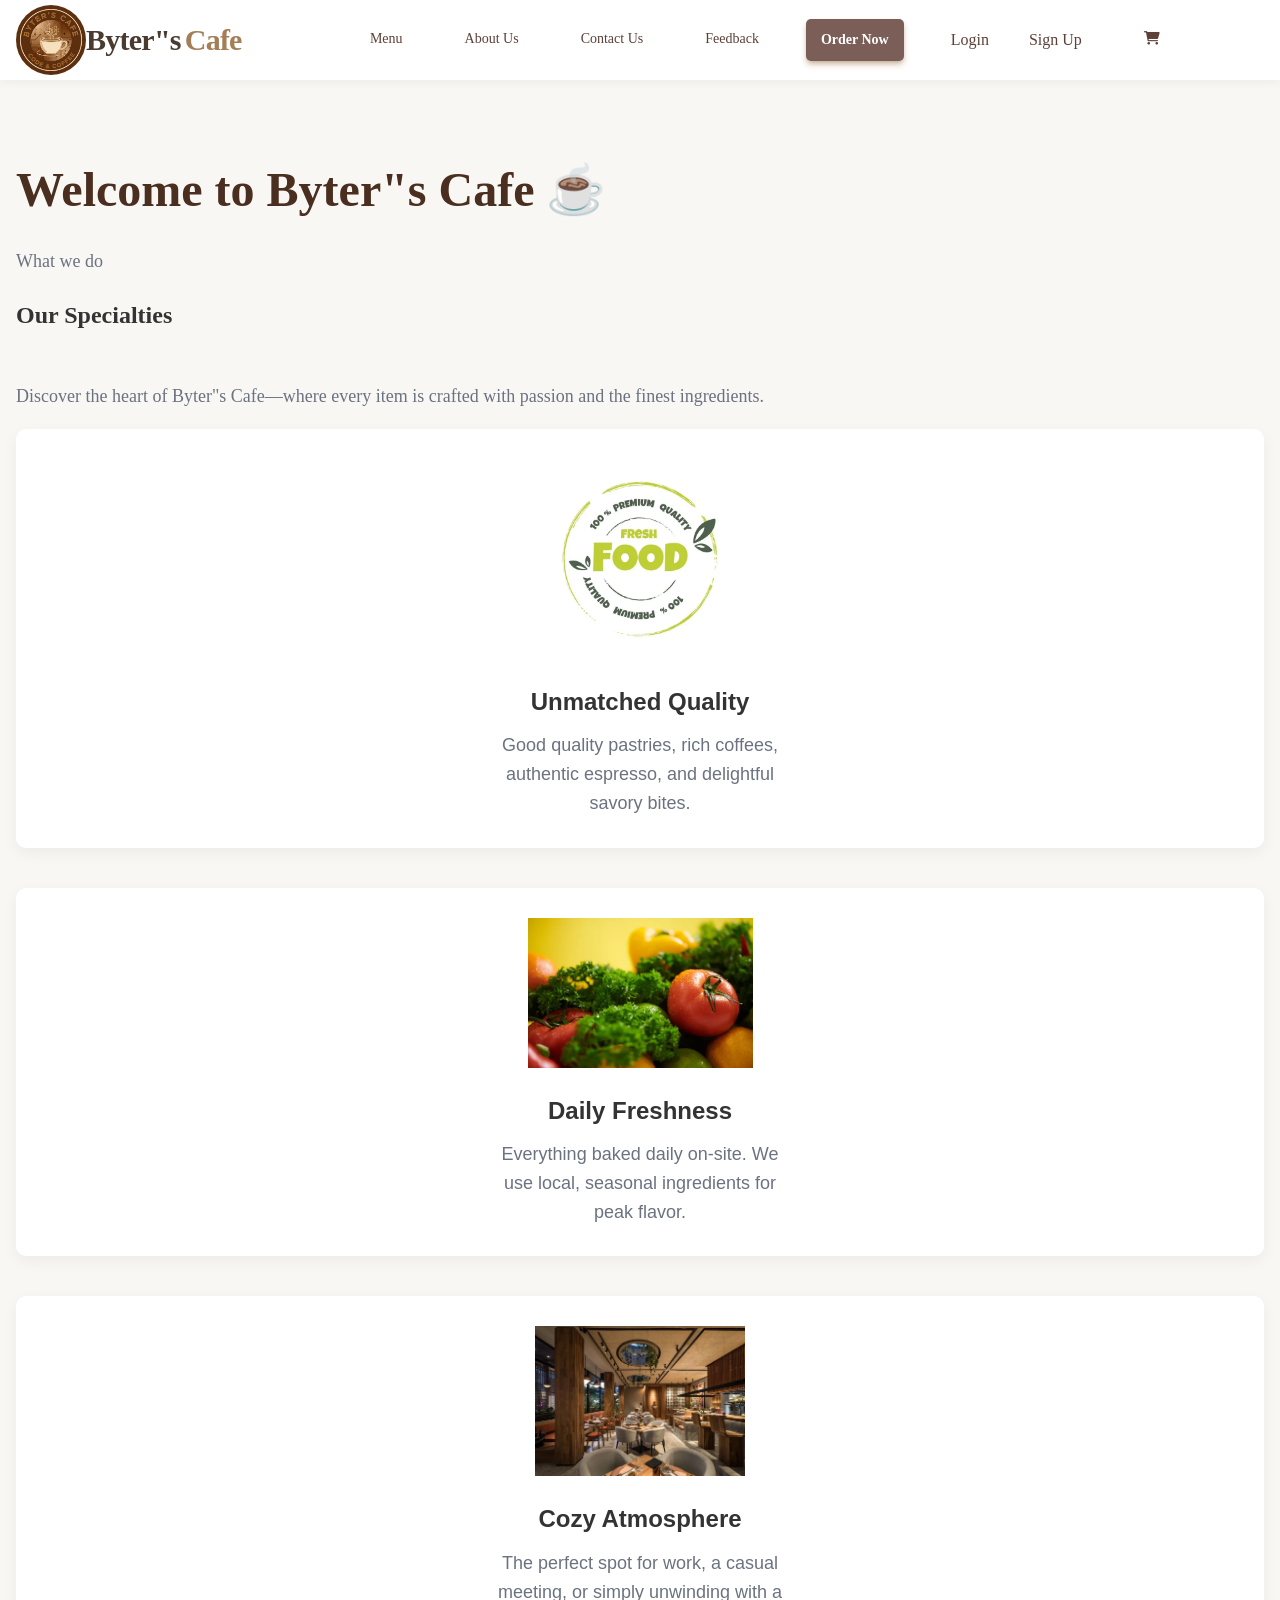
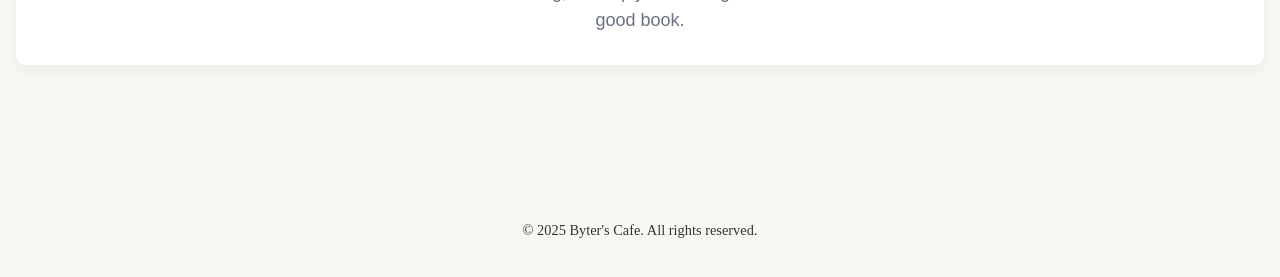
<file: index.html>
<!DOCTYPE html>
<html lang="en">
<head>
    <meta charset="UTF-8">
    <meta name="viewport" content="width=device-width, initial-scale=1.0">
    <title>Byter"s Cafe.in</title>
    <link rel="stylesheet" href="style.css"> 
    <link rel="shortcut icon" href="cafe.ico" type="image/x-icon">
    <link rel="stylesheet" href="https://cdnjs.cloudflare.com/ajax/libs/font-awesome/6.0.0-beta3/css/all.min.css"> 
</head>

<body>
    <nav id="cafe-nav">
        <div class="container">
            <div class="nav-content">

                <div class="logo-area">
                    <a href="index.html" class="brand-link">
                        <img src="byters.jpg" height="70" style="border-radius: 50%;">
                        Byter"s <span class="cafe-accent"> Cafe</span>
                    </a>
                </div>

                <div id="desktop-links" class="desktop-nav">
                    <div class="dropdown">
                        <a href="#" class="nav-link">Menu</a>
                        <div class="dropdown-content">
                            <a href="coffee.html" class="dropdown-link">Coffee & Espresso</a>
                            <a href="drinks.html" class="dropdown-link">Drinks</a>
                            <a href="cake.html">Pastries & Baked Item</a>
                            <a href="http://127.0.0.1:5500/savory%20bites.html">Savory Bites</a>
                        </div>
                    </div>
                    <a href="about_us.html" class="nav-link">About Us</a>
                    <a href="Contact Us.html" class="nav-link">Contact Us</a>
                    <a href="feedback.html" class="nav-link">Feedback</a>
                    <a href="Order.html" class="cta-button">Order Now</a>
                    <div class="auth-buttons">
                        <a href="login.html" class="auth-link">Login</a>
                        <a href="signup.html" class="auth-link">Sign Up</a>
                    </div>
                    <a href="#" class="nav-link cart-link">
                        <i class="fas fa-shopping-cart"></i>
                    </a>
                </div>

                <div class="hamburger-menu">
                    <div class="bar"></div>
                    <div class="bar"></div>
                    <div class="bar"></div>
                </div>
            </div>
        </div>
    </nav>

    <main class="main-content">
        <header class="main-header">
            <h1>Welcome to Byter"s Cafe ☕</h1>
        </header>

        <section class="specialties-section">
            <div class="top-specialties-header">
                <p class="what-we-do">What we do</p>
                <h2 class="our-specialties">Our Specialties</h2>
                <div class="separator-line"></div>
                <p class="intro-text">
                    Discover the heart of Byter"s Cafe—where every item is crafted with passion and the finest ingredients.
                </p>
            </div>

            <div class="specialty-grid">
                <div class="specialty-item">
                    <div class="specialty-icon-container" >
                        <img src="quality.png" alt="Quality Icon" height="200px">
                    </div>
                    <h3 class="specialty-heading">Unmatched Quality</h3>
                    <p class="specialty-description">
                        Good quality pastries, rich coffees, authentic espresso, and delightful savory bites.
                    </p>
                </div>

                <div class="specialty-item">
                    <div class="specialty-icon-container">
                        <img src="foodfresh.jpg" alt="Fresh Icon" height="150px">
                    </div>
                    <h3 class="specialty-heading">Daily Freshness</h3>
                    <p class="specialty-description">
                        Everything baked daily on-site. We use local, seasonal ingredients for peak flavor.
                    </p>
                </div>

                <div class="specialty-item">
                    <div class="specialty-icon-container">
                        <img src="cozy.png" height="150px" alt="Lounge Icon">
                    </div>
                    <h3 class="specialty-heading">Cozy Atmosphere</h3>
                    <p class="specialty-description">
                        The perfect spot for work, a casual meeting, or simply unwinding with a good book.
                    </p>
                </div>
            </div>
        </section>
    </main>
    <footer>
        <p>&copy; 2025 Byter's Cafe. All rights reserved.</p>
    </footer>
    <style>

@keyframes fadeInSlideDown {
    from {
        opacity: 0;
        transform: translateY(-20px);
    }
    to {
        opacity: 1;
        transform: translateY(0);
    }
}

@keyframes fadeIn {
    from {
        opacity: 0;
    }
    to {
        opacity: 1;
    }
}

@keyframes expandLine {
    from {
        width: 0;
    }
    to {
        width: 60px;
    }
}

body {
    font-family: 'Georgia', serif;
    background-color: #f8f7f4;
    color: #333;
    line-height: 1.6;
    margin: 0;
    padding: 0;
   

}

.main-header h1 {
    font-size: 3em;
    color: #4a2e1f;
    margin-bottom: 10px;
    font-weight: 700;
    animation: fadeInSlideDown 1s ease-out; 
}

.separator-line {
    width: 60px;
    height: 3px;
    background-color: #7b5e57;
    margin: 15px auto 25px auto;
    border-radius: 5px;
    animation: expandLine 1s ease-out 0.8s forwards; 
    width: 0; 
    opacity: 0;
}

#cafe-nav {
    background-color: rgba(255, 255, 255, 0.95);
    box-shadow: 0 2px 10px rgba(0, 0, 0, 0.05);
    position: sticky;
    top: 0;
    z-index: 1000;
}

.nav-link, .auth-link, .cta-button {
    
    transition: color 0.3s ease, background-color 0.3s ease, transform 0.2s ease;
    padding: 10px 15px; 
    text-decoration: none;
    color: #5d4037;
    display: inline-block;
}

.nav-link:hover {
    color: #a68b75;
    transform: translateY(-2px); 
}

.cta-button {
    background-color: #7b5e57;
    color: white !important;
    border-radius: 5px;
}

.cta-button:hover {
    background-color: #5d4037;
    transform: scale(1.05); 
}


.dropdown-content {
    
    display: none;
    opacity: 0;
    transform: translateY(10px);
    transition: opacity 0.3s ease, transform 0.3s ease;
    position: absolute;
    min-width: 180px;
    background-color: #fff;
    box-shadow: 0 8px 16px rgba(0,0,0,0.1);
    border-radius: 5px;
    z-index: 1;
}

.dropdown:hover .dropdown-content {
    
    display: block;
    opacity: 1;
    transform: translateY(0);
}


.specialty-item {
    background-color: #ffffff;
    padding: 30px;
    border-radius: 10px;
    box-shadow: 0 5px 15px rgba(0, 0, 0, 0.05);
    transition: transform 0.3s ease, box-shadow 0.3s ease;
    
    opacity: 0; 
    animation: fadeIn 0.8s ease-out forwards; 
}

.specialty-item:nth-child(1) {
    animation-delay: 1.2s; 
}

.specialty-item:nth-child(2) {
    animation-delay: 1.4s;
}

.specialty-item:nth-child(3) {
    animation-delay: 1.6s;
}


.specialty-item:hover {
    transform: translateY(-8px);
    box-shadow: 0 15px 30px rgba(0, 0, 0, 0.15); 
}


.specialty-icon-container {
   
    transition: transform 0.3s ease;
}

.specialty-item:hover .specialty-icon-container {
    transform: scale(1.1); 
}


footer {
    opacity: 0;
    animation: fadeIn 1s ease-out forwards;
    animation-delay: 2s; 
}
    </style>
    </body>
</html>
</file>
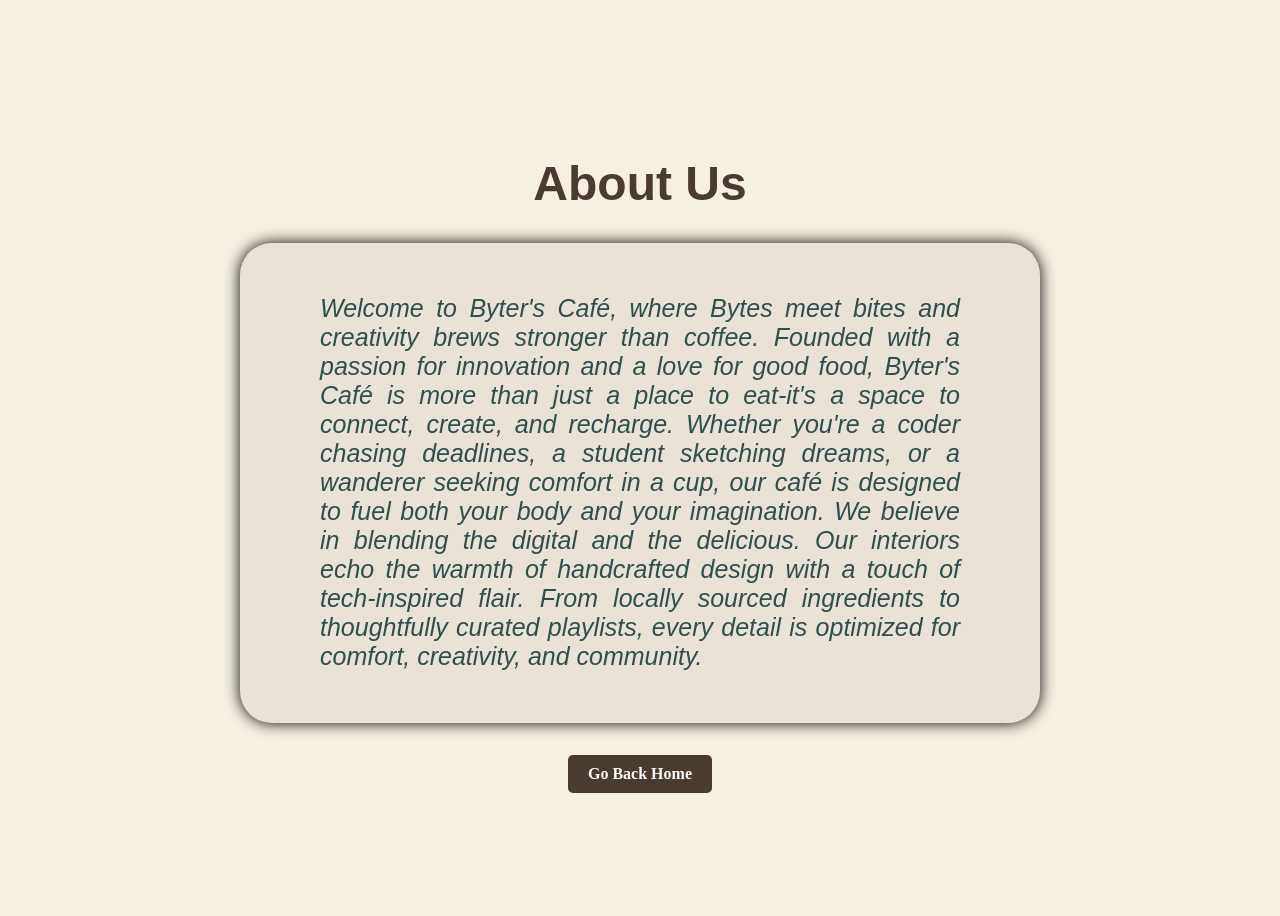
<file: about_us.html>
<!DOCTYPE html>
<html lang="en">
<head>
    <meta charset="UTF-8">
    <meta name="viewport" content="width=device-width, initial-scale=1.0">
    <title>About Us Byter's Cafe</title>
    <link rel="stylesheet" href="about_us_style.css">
</head>
<body>
    <h1>About Us</h1>
   
    
    <div class="content">
        
        <p>Welcome to Byter's Café, where Bytes meet bites and creativity brews stronger than coffee.

            Founded with a passion for innovation and a love for good food, Byter's Café is more than just a place to eat-it's a space to connect, create, and recharge. Whether you're a coder chasing deadlines, a student sketching dreams, or a wanderer seeking comfort in a cup, our café is designed to fuel both your body and your imagination.

            We believe in blending the digital and the delicious. Our interiors echo the warmth of handcrafted design with a touch of tech-inspired flair. From locally sourced ingredients to thoughtfully curated playlists, every detail is optimized for comfort, creativity, and community.
        </p>
    </div>

    <a href="Byters_cafe.html" class="home-button">Go Back Home</a>
    
    <footer>
        <p>&copy; 2025 Byter"s Cafe. All rights reserved.</p>
    </footer>
</body>

</html>
</file>
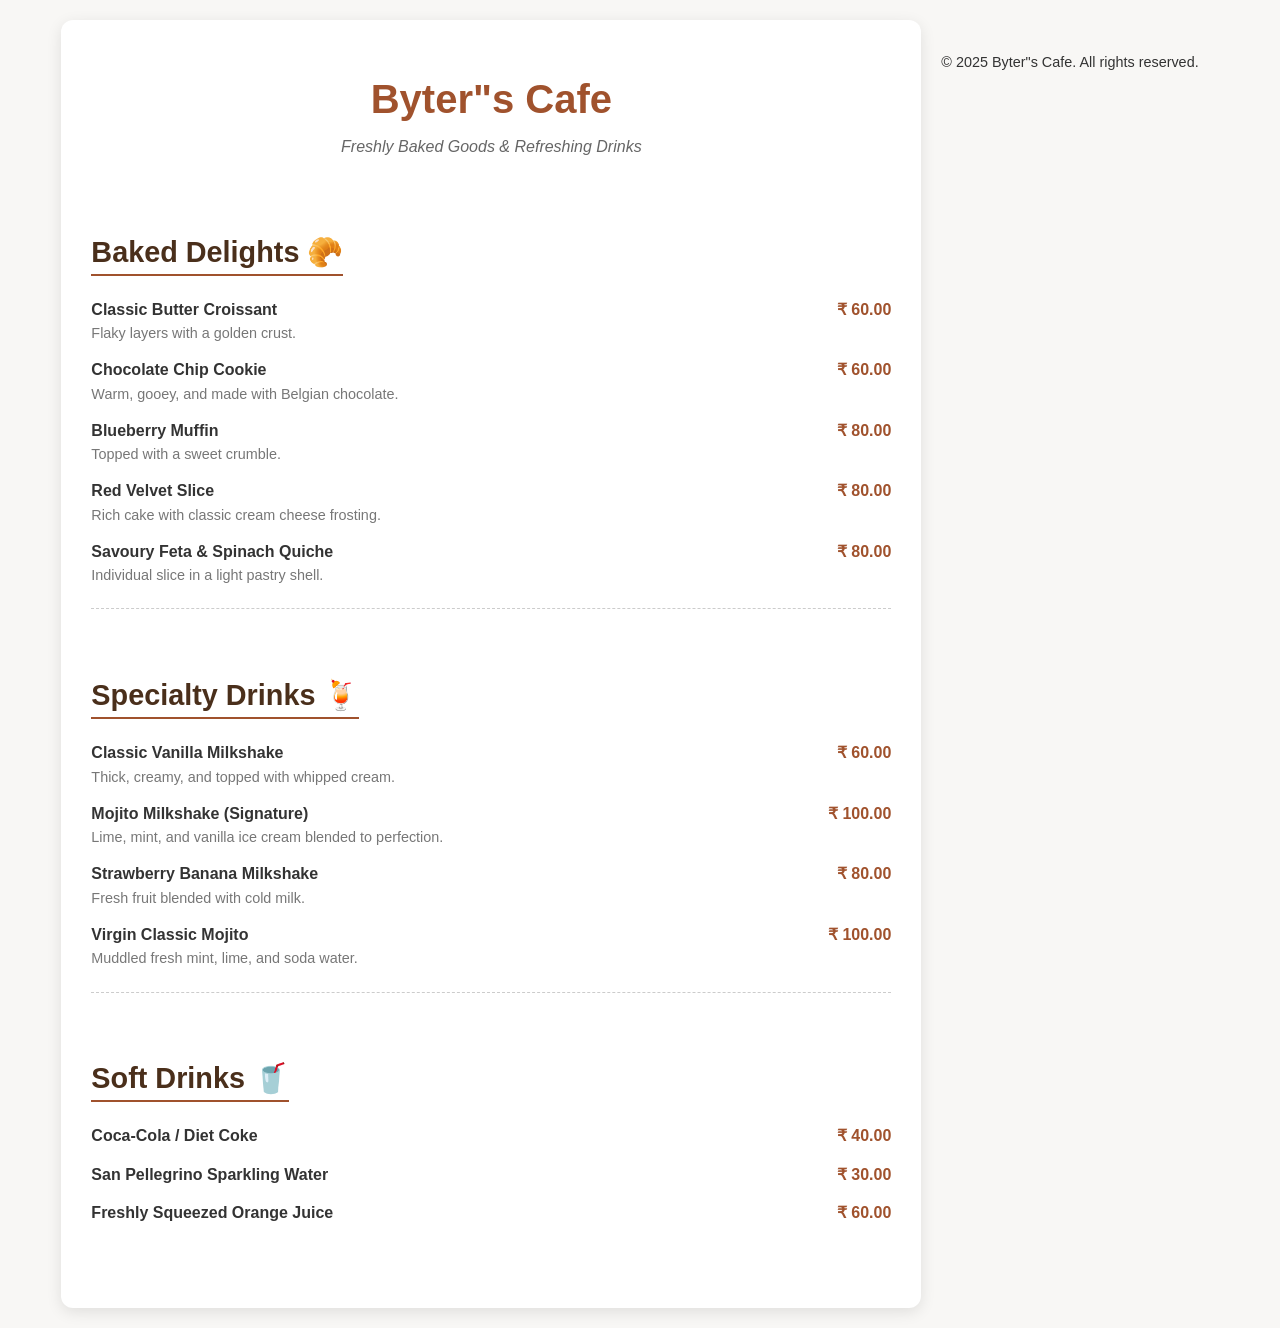
<file: cake.html>
<!DOCTYPE html>
<html lang="en">
<head>
    <meta charset="UTF-8">
    <meta name="viewport" content="width=device-width, initial-scale=1.0">
    <title>The Cozy Corner Cafe Menu</title>
    
</head>
<body>
    <div class="menu-container">
        <header>
            <h1>Byter"s Cafe</h1>
            <p>Freshly Baked Goods & Refreshing Drinks</p>
        </header>

        <div class="menu-section">
            <h2>Baked Delights 🥐</h2>
            
            <div class="menu-item">
                <div>
                    <div class="item-name">Classic Butter Croissant</div>
                    <div class="item-description">Flaky layers with a golden crust.</div>
                </div>
                <span class="item-price">&#8377; 60.00</span>
            </div>

            <div class="menu-item">
                <div>
                    <div class="item-name">Chocolate Chip Cookie</div>
                    <div class="item-description">Warm, gooey, and made with Belgian chocolate.</div>
                </div>
                <span class="item-price">&#8377; 60.00</span>
            </div>

            <div class="menu-item">
                <div>
                    <div class="item-name">Blueberry Muffin</div>
                    <div class="item-description">Topped with a sweet crumble.</div>
                </div>
                <span class="item-price">&#8377; 80.00</span>
            </div>

            <div class="menu-item">
                <div>
                    <div class="item-name">Red Velvet Slice</div>
                    <div class="item-description">Rich cake with classic cream cheese frosting.</div>
                </div>
                <span class="item-price">&#8377; 80.00</span>
            </div>
            
            <div class="menu-item">
                <div>
                    <div class="item-name">Savoury Feta & Spinach Quiche</div>
                    <div class="item-description">Individual slice in a light pastry shell.</div>
                </div>
                <span class="item-price">&#8377; 80.00</span>
            </div>
        </div>
        

        <div class="menu-section">
            <h2>Specialty Drinks 🍹</h2>
            
            <div class="menu-item">
                <div>
                    <div class="item-name">Classic Vanilla Milkshake</div>
                    <div class="item-description">Thick, creamy, and topped with whipped cream.</div>
                </div>
                <span class="item-price">&#8377; 60.00</span>
            </div>
            
            <div class="menu-item">
                <div>
                    <div class="item-name">Mojito Milkshake (Signature)</div>
                    <div class="item-description">Lime, mint, and vanilla ice cream blended to perfection.</div>
                </div>
                <span class="item-price">&#8377; 100.00</span>
            </div>

            

            <div class="menu-item">
                <div>
                    <div class="item-name">Strawberry Banana Milkshake</div>
                    <div class="item-description">Fresh fruit blended with cold milk.</div>
                </div>
                <span class="item-price">&#8377; 80.00</span>
            </div>

            <div class="menu-item">
                <div>
                    <div class="item-name">Virgin Classic Mojito</div>
                    <div class="item-description">Muddled fresh mint, lime, and soda water.</div>
                </div>
                <span class="item-price">&#8377; 100.00</span>
            </div>
        </div>

        <div class="menu-section">
            <h2>Soft Drinks 🥤</h2>
            
            <div class="menu-item">
                <div class="item-name">Coca-Cola / Diet Coke</div>
                <span class="item-price">&#8377; 40.00</span>
            </div>

            <div class="menu-item">
                <div class="item-name">San Pellegrino Sparkling Water</div>
                <span class="item-price">&#8377; 30.00</span>
            </div>

            <div class="menu-item">
                <div class="item-name">Freshly Squeezed Orange Juice</div>
                <span class="item-price">&#8377; 60.00</span>
            </div>
        </div>
        
    </div>
    <footer>
        <p>&copy; 2025 Byter"s Cafe. All rights reserved.</p>
    </footer>
    <style>
        body {
            font-family: 'Arial', sans-serif;
            background-color: #f8f7f5;
            color: #333;
            margin: 0;
            padding: 20px;
            display: flex;
            justify-content: center;
        }

        .menu-container {
            width: 100%;
            max-width: 800px;
            background-color: #ffffff;
            border-radius: 12px;
            box-shadow: 0 4px 15px rgba(0, 0, 0, 0.1);
            padding: 30px;
        }

        header {
            text-align: center;
            margin-bottom: 40px;
        }

        header h1 {
            color: #a0522d; 
            font-size: 2.5em;
            margin-bottom: 5px;
        }

        header p {
            color: #666;
            font-style: italic;
        }

        .menu-section {
            margin-bottom: 30px;
            padding: 15px 0;
            border-bottom: 1px dashed #ccc;
        }

        .menu-section:last-child {
            border-bottom: none;
        }

        .menu-section h2 {
            color: #4a2f1b; 
            font-size: 1.8em;
            border-bottom: 2px solid #a0522d;
            padding-bottom: 5px;
            margin-bottom: 15px;
            display: inline-block;
        }

        .menu-item {
            display: flex;
            justify-content: space-between;
            align-items: flex-start;
            padding: 8px 0;
            line-height: 1.4;
        }

        .item-name {
            font-weight: bold;
            color: #333;
        }

        .item-description {
            font-size: 0.9em;
            color: #777;
            margin-top: 2px;
        }

        .item-price {
            font-weight: bold;
            color: #a0522d;
            white-space: nowrap; 
            margin-left: 15px;
        }
        footer {
            text-align: center;
            padding: 20px;
            background-color: var(--primary-color);
            color: var(--text-light);
            font-size: 0.9em;
        }

        
        @media (max-width: 600px) {
            .menu-container {
                padding: 20px;
            }
            header h1 {
                font-size: 2em;
            }
            .menu-section h2 {
                font-size: 1.5em;
            }
        }
    </style>
</body>
</html>
</file>
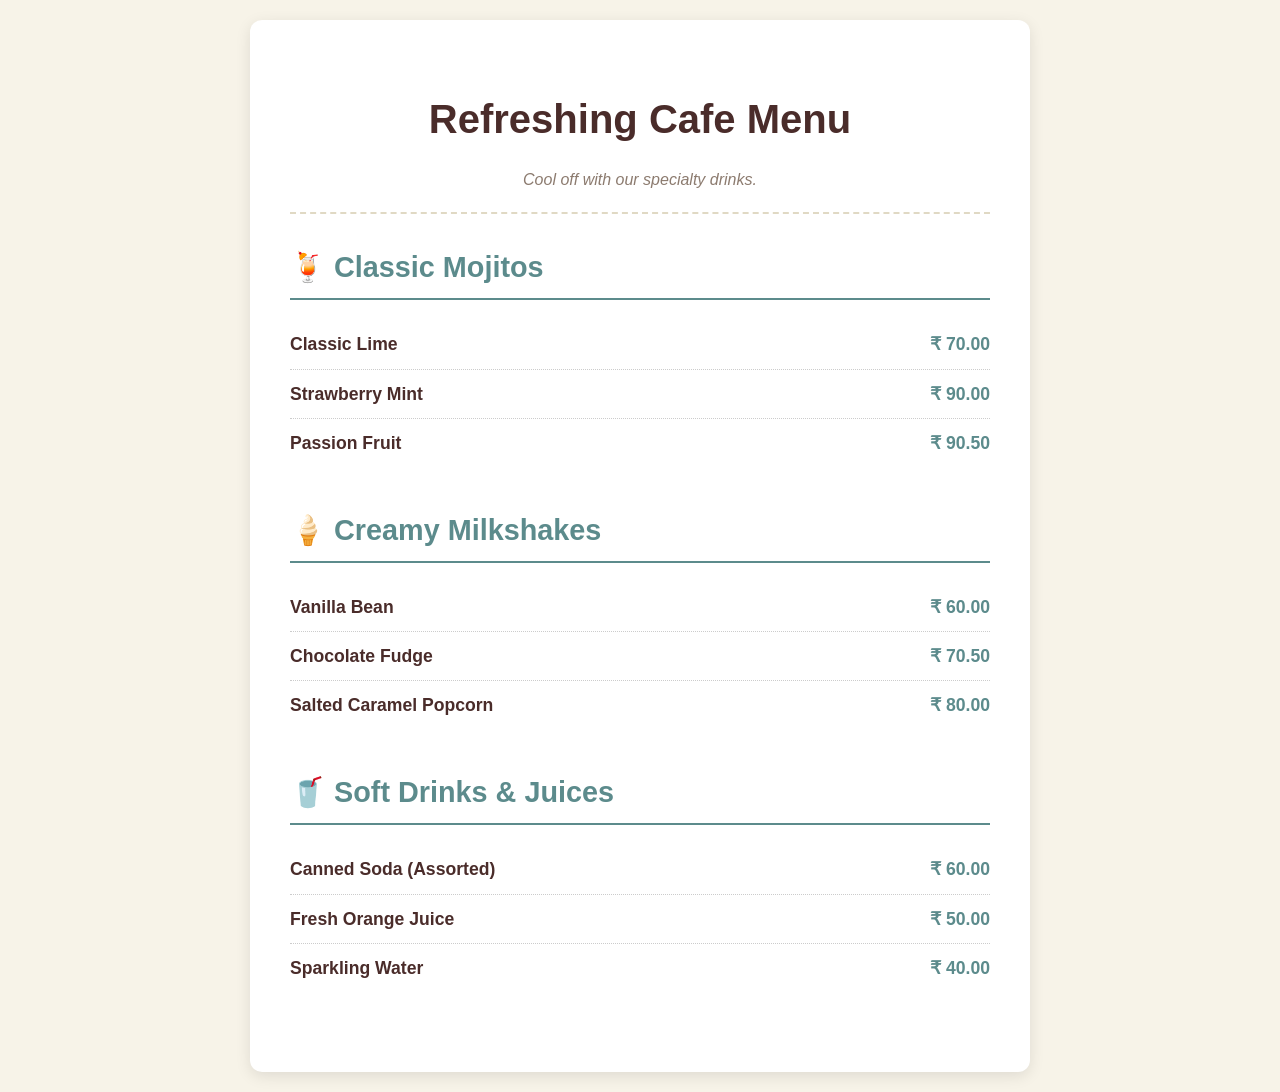
<file: drinks.html>
<!DOCTYPE html>
<html lang="en">
<head>
    <meta charset="UTF-8">
    <meta name="viewport" content="width=device-width, initial-scale=1.0">
    <title>Cafe Drinks Menu</title>
    <link rel="stylesheet" href="style.css">
</head>
<body>
    <div class="menu-container">
        <h1>Refreshing Cafe Menu</h1>
        <p class="tagline">Cool off with our specialty drinks.</p>

        <section class="menu-section">
            <h2>🍹 Classic Mojitos</h2>
            <div class="menu-item">
                <span class="item-name">Classic Lime</span>
                <span class="price">&#8377; 70.00</span>
            </div>
            <div class="menu-item">
                <span class="item-name">Strawberry Mint</span>
                <span class="price">&#8377; 90.00</span>
            </div>
            <div class="menu-item">
                <span class="item-name">Passion Fruit</span>
                <span class="price">&#8377; 90.50</span>
            </div>
        </section>

        <section class="menu-section">
            <h2>🍦 Creamy Milkshakes</h2>
            <div class="menu-item">
                <span class="item-name">Vanilla Bean</span>
                <span class="price">&#8377; 60.00</span>
            </div>
            <div class="menu-item">
                <span class="item-name">Chocolate Fudge</span>
                <span class="price">&#8377; 70.50</span>
            </div>
            <div class="menu-item">
                <span class="item-name">Salted Caramel Popcorn</span>
                <span class="price">&#8377; 80.00</span>
            </div>
        </section>

        <section class="menu-section">
            <h2>🥤 Soft Drinks & Juices</h2>
            <div class="menu-item">
                <span class="item-name">Canned Soda (Assorted)</span>
                <span class="price">&#8377; 60.00</span>
            </div>
            <div class="menu-item">
                <span class="item-name">Fresh Orange Juice</span>
                <span class="price">&#8377; 50.00</span>
            </div>
            <div class="menu-item">
                <span class="item-name">Sparkling Water</span>
                <span class="price">&#8377; 40.00</span>
            </div>
        </section>

    </div>
    
    <style>
        body {
    font-family: 'Helvetica Neue', Arial, sans-serif;
    background-color: #f7f3e8;
    color: #333;
    line-height: 1.6;
    margin: 0;
    padding: 20px;
    display: flex;
    justify-content: center;
}

.menu-container {
    max-width: 700px;
    width: 100%;
    background-color: #ffffff;
    padding: 40px;
    border-radius: 12px;
    box-shadow: 0 4px 15px rgba(0, 0, 0, 0.1);
}

h1 {
    text-align: center;
    color: #4a2c2a; 
    font-size: 2.5em;
    margin-bottom: 5px;
}

.tagline {
    text-align: center;
    font-style: italic;
    color: #8c7b6f;
    margin-bottom: 30px;
    border-bottom: 2px dashed #e0d9c4;
    padding-bottom: 20px;
}

.menu-section {
    margin-bottom: 40px;
}

.menu-section h2 {
    color: #5c8b8c; 
    font-size: 1.8em;
    border-bottom: 2px solid #5c8b8c;
    padding-bottom: 8px;
    margin-bottom: 20px;
}

.menu-item {
    display: flex;
    justify-content: space-between;
    align-items: baseline;
    padding: 10px 0;
    border-bottom: 1px dotted #ccc;
}

.menu-item:last-child {
    border-bottom: none; 
}

.item-name {
    font-weight: bold;
    font-size: 1.1em;
    color: #4a2c2a;
    flex-grow: 1;
}

.price {
    font-weight: bold;
    color: #5c8b8c;
    font-size: 1.1em;
    padding-left: 15px; 
}

.description {
    font-size: 0.9em;
    color: #666;
    margin-top: 5px;
    margin-bottom: 0;
    grid-column: 1 / 3; 
}

.menu-item {
    display: flex;
    justify-content: space-between;
    align-items: flex-start;
}

    </style>
</body>
</html>
</file>
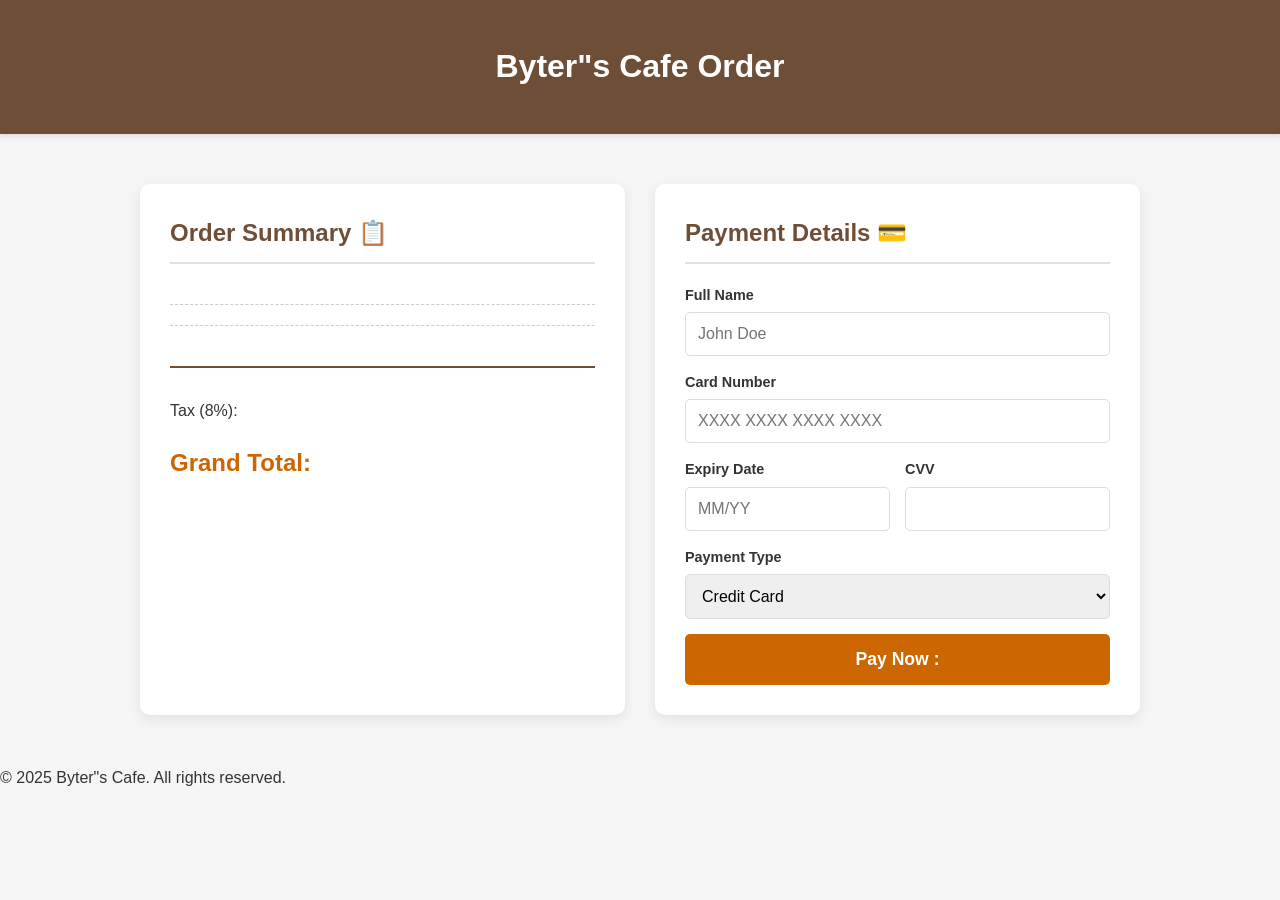
<file: Order.html>
<!DOCTYPE html>
<html lang="en">
<head>
    <meta charset="UTF-8">
    <meta name="viewport" content="width=device-width, initial-scale=1.0">
    <title>Cafe Checkout</title>
    <link rel="stylesheet" href="order.css"> </head>
<body>

    <header class="header">
        <h1>Byter"s Cafe Order</h1>
    </header>

    <main class="checkout-container">
        <section class="order-summary">
            <h2>Order Summary 📋</h2>
            <div class="item-list">
                <div class="item">
                    <span class="item-name"></span>
                    <span class="item-price"></span>
                </div>
                <div class="item">
                    <span class="item-name"></span>
                    <span class="item-price"></span>
                </div>
                <div class="item">
                    <span class="item-name"></span>
                    <span class="item-price"></span>
                </div>
            </div>

            <div class="totals">
                <div class="total-row subtotal">
                    <span></span>
                    <span></span>
                </div>
                <div class="total-row tax">
                    <span>Tax (8%):</span>
                    <span></span>
                </div>
                <div class="total-row grand-total">
                    <h3>Grand Total:</h3>
                    <h3></h3>
                </div>
            </div>
        </section>

        <section class="payment-method">
            <h2>Payment Details 💳</h2>
            <form id="payment-form">
                <div class="form-group">
                    <label for="fullName">Full Name</label>
                    <input type="text" id="fullName" placeholder="John Doe" required>
                </div>

                <div class="form-group">
                    <label for="cardNumber">Card Number</label>
                    <input type="text" id="cardNumber" placeholder="XXXX XXXX XXXX XXXX" required maxlength="19">
                </div>

                <div class="form-row">
                    <div class="form-group expiry">
                        <label for="expiryDate">Expiry Date</label>
                        <input type="text" id="expiryDate" placeholder="MM/YY" required maxlength="5">
                    </div>
                    
                    <div class="form-group cvv">
                        <label for="cvv">CVV</label>
                        <input type="text" id="cvv" placeholder="" required maxlength="3">
                    </div>
                </div>

                <div class="form-group">
                    <label for="paymentType">Payment Type</label>
                    <select id="paymentType">
                        <option value="credit">Credit Card</option>
                        <option value="debit">Debit Card</option>
                        <option value="paypal">Google pay</option>
                        <option value="credit">Phone pe</option>
                        <option value="debit">BHIM</option>
                        <option value="paypal">Apple pay</option>
                    </select>
                </div>
                
                <button type="submit" class="pay-button">Pay Now : </button>
            </form>
        </section>
    </main>

    <footer>
        <p>&copy; 2025 Byter"s Cafe. All rights reserved.</p>
    </footer>

</body>
</html>
</file>
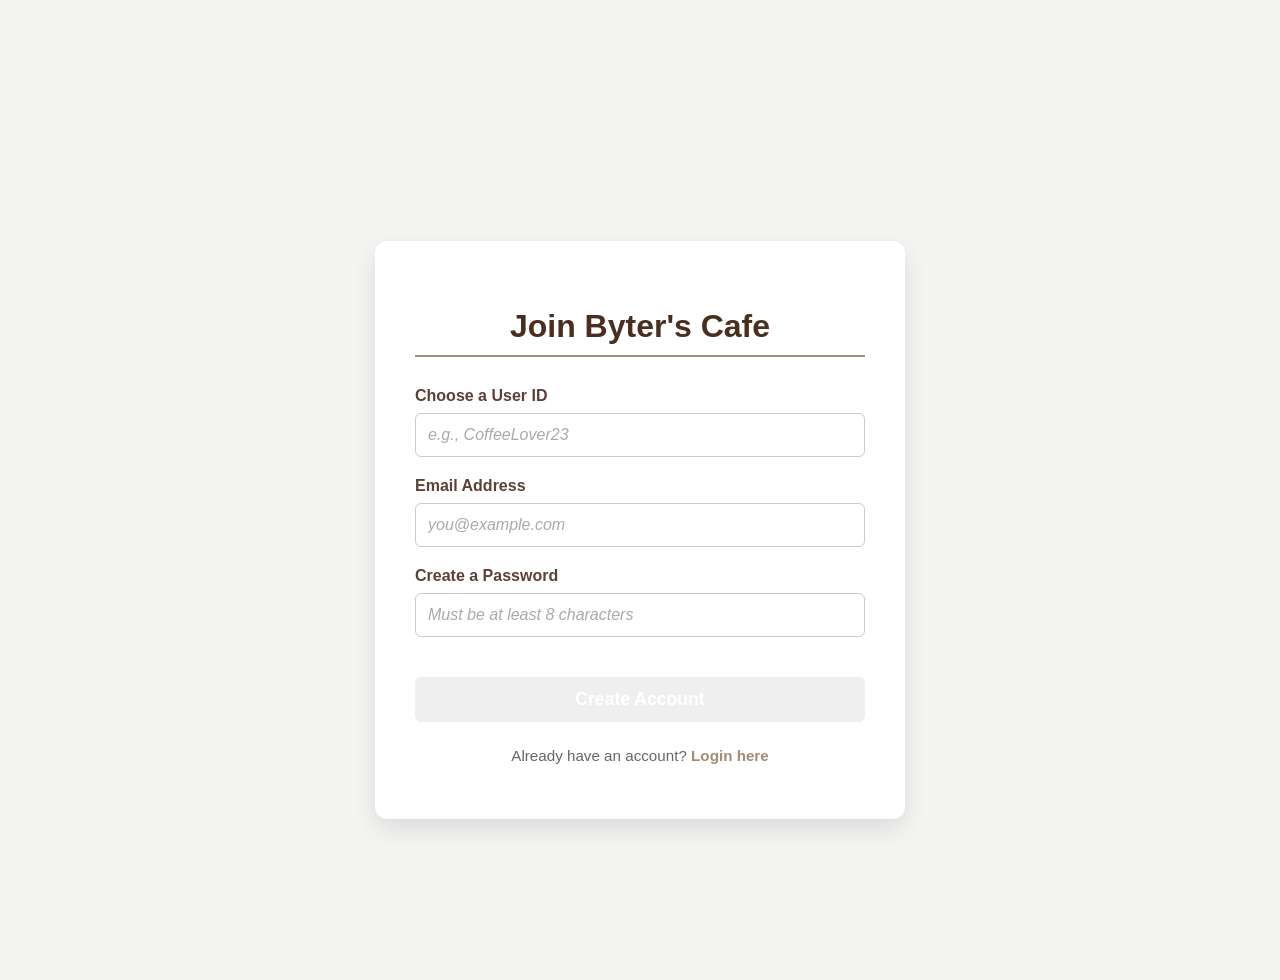
<file: signup.html>
<!DOCTYPE html>
<html lang="en">
<head>
    <meta charset="UTF-8">
    <meta name="viewport" content="width=device-width, initial-scale=1.0">
    <title>Sign Up - Byter's Cafe</title>
    <link rel="stylesheet" href="style.css">
    <link rel="shortcut icon" href="cafe.ico" type="image/x-icon">
</head>
<body>
    <div class="signup-container">
        <h2>Join Byter's Cafe</h2>
        <form action="/signup" method="POST">
            <div class="form-group">
                <label for="username">Choose a User ID</label>
                <input type="text" id="username" name="username" required placeholder="e.g., CoffeeLover23">
            </div>
            <div class="form-group">
                <label for="email">Email Address</label>
                <input type="email" id="email" name="email" required placeholder="you@example.com">
            </div>
            <div class="form-group">
                <label for="password">Create a Password</label>
                <input type="password" id="password" name="password" required placeholder="Must be at least 8 characters">
            </div>
            <button type="submit" class="signup-btn">Create Account</button>
        </form>
        <p class="login-link">
            Already have an account? <a href="login.html">Login here</a>
        </p>
    </div>
   
    <style>
body {
    font-family: 'Segoe UI', Tahoma, Geneva, Verdana, sans-serif;
    background-color: #f4f4f2;
    display: flex;
    justify-content: center;
    align-items: center;
    min-height: 100vh;
    margin: 0;
}

.signup-container {
    background-color: #ffffff; 
    padding: 40px;
    border-radius: 12px;
   
    box-shadow: 0 10px 25px rgba(0, 0, 0, 0.1); 
    width: 100%;
    max-width: 450px; 
    text-align: center;
}

.signup-container h2 {
    color: #4a2e1f; 
    margin-bottom: 30px;
    font-size: 2em;
    border-bottom: 2px solid #a68b75;
    padding-bottom: 10px;
}


.form-group {
    margin-bottom: 20px;
    text-align: left;
}


.form-group label {
    display: block;
    margin-bottom: 8px;
    font-weight: 600;
    color: #5d4037;
}


.form-group input[type="text"],
.form-group input[type="password"],
.form-group input[type="email"] {
    width: 100%;
    padding: 12px;
    border: 1px solid #ccc;
    border-radius: 6px;
    box-sizing: border-box; 
    font-size: 1em;
    transition: border-color 0.3s ease;
}

.form-group input:focus {
    border-color: #7b5e57; 
    outline: none;
    box-shadow: 0 0 5px rgba(123, 94, 87, 0.3);
}


.signup-btn {
    color: white;
    border: none;
    padding: 12px 20px;
    border-radius: 6px;
    cursor: pointer;
    font-size: 1.1em;
    font-weight: 700;
    width: 100%;
    margin-top: 20px;
    transition: background-color 0.3s ease, transform 0.1s ease;
}

.signup-btn:hover {
    background-color: #5d4037;
    transform: translateY(-1px);
}

.signup-btn:active {
    background-color: #4a2e1f;
    transform: translateY(0);
}


.login-link {
    margin-top: 25px;
    font-size: 0.95em;
    color: #666;
}

.login-link a {
    color: #a68b75; 
    text-decoration: none;
    font-weight: 600;
    transition: color 0.3s ease;
}

.login-link a:hover {
    color: #7b5e57;
    text-decoration: underline;
}


::placeholder {
    color: #aaa;
    font-style: italic;
}

    </style>
</body>
</html>
</file>
<file: style.css>
@import url('https://fonts.googleapis.com/css2?family=Inter:wght@100..900&display=swap');

/* --- Global Styles --- */

body {
    font-family: 'Inter', sans-serif;
    background-color: #F5F0E1;
    padding-top: 5rem; /* Space below the fixed nav bar (80px) */
    margin: 0;
}

.hidden {
    display: none !important;
}

/* --- Navigation Bar Styles --- */

#cafe-nav {
    position: fixed;
    top: 0;
    left: 0;
    width: 100%;
    background-color: #FFFFFF;
    box-shadow: 0 10px 15px -3px rgba(0, 0, 0, 0.1), 0 4px 6px -2px rgba(0, 0, 0, 0.05); /* shadow-xl equivalent */
    z-index: 50;
}

.container {
    max-width: 1280px;
    margin-left: auto;
    margin-right: auto;
    padding-left: 1rem;
    padding-right: 1rem;
}

.nav-content {
    display: flex;
    justify-content: space-between;
    align-items: center;
    height: 5rem; /* h-20 equivalent */
}

/* --- Logo Area --- */

.logo-area {
    flex-shrink: 0;
}



.brand-link {
    font-size: 1.875rem; /* text-3xl */
    font-weight: 800; /* font-extrabold */
    color: #4A3B30;
    letter-spacing: -0.025em; /* tracking-tight */
    display: flex;
    align-items: center;
    text-decoration: none;
}

.cafe-icon {
    width: 2rem; /* w-8 */
    height: 2rem; /* h-8 */
    margin-right: 0.5rem; /* mr-2 */

    color: #A37E56; /* text-accent */
    border-radius: 6rem;
}

.cafe-accent {
    color: #A37E56;
    margin-left: 0.25rem;
}

/* --- Desktop Links --- */

.desktop-nav {
    display: none; /* hidden by default, shown via media query */
    align-items: center;
    gap: 2rem; /* md:space-x-8 */
    margin-left: 1.5rem; /* md:ml-6 */
}

.nav-link {
    color: #4A3B30;
    padding-left: 0.75rem;
    padding-right: 0.75rem;
    padding-top: 0.5rem;
    padding-bottom: 0.5rem;
    font-size: 0.875rem; /* text-sm */
    font-weight: 500; /* font-medium */
    text-decoration: none;
    transition: all 150ms ease-in-out;
    border-bottom: 2px solid transparent;
}

.nav-link:hover {
    color: #A37E56;
    border-color: #A37E56;
}

.cta-button {
    background-color: #A37E56;
    color: white;
    padding: 0.5rem 1.25rem; /* px-5 py-2 */
    border-radius: 9999px; /* rounded-full */
    font-size: 0.875rem;
    font-weight: 600; /* font-semibold */
    text-decoration: none;
    transition: all 200ms ease-in-out;
    box-shadow: 0 4px 6px -1px rgba(163, 126, 86, 0.5), 0 2px 4px -2px rgba(163, 126, 86, 0.5);
}

.cta-button:hover {
    background-color: #8F6C4C;
    transform: scale(1.05);
}

/* --- Mobile Button & Menu --- */

.mobile-button-container {
    display: flex;
    align-items: center;
}

.mobile-menu-button {
    display: inline-flex;
    align-items: center;
    justify-content: center;
    padding: 0.5rem; /* p-2 */
    border-radius: 0.375rem; /* rounded-md */
    color: #4A3B30;
    background-color: transparent;
    border: none;
    cursor: pointer;
    transition: all 150ms ease-in-out;
}

.mobile-menu-button:hover {
    color: white;
    background-color: #A37E56;
}

.mobile-menu-button svg {
    height: 1.5rem;
    width: 1.5rem;
}

.mobile-menu-transition {
    transition: max-height 0.3s ease-in-out;
    overflow: hidden;
    max-height: 0;
}

.mobile-menu {
    border-top: 1px solid #F5F0E1;
}

.mobile-links-container {
    padding-left: 0.5rem; 
    padding-right: 0.5rem;
    padding-top: 0.5rem; 
    padding-bottom: 0.75rem;
    display: flex;
    flex-direction: column;
    gap: 0.25rem; 
}

.mobile-link {
    color: #4A3B30;
    display: block;
    padding: 0.5rem 0.75rem; 
    border-radius: 0.375rem;
    font-size: 1rem;
    font-weight: 500;
    text-decoration: none;
    transition: all 150ms ease-in-out;
}

.mobile-link:hover {
    background-color: #F5F0E1;
}

.cta-mobile {
    background-color: #A37E56;
    color: white;
    font-weight: 600;
    text-align: center;
    margin-top: 0.5rem;
}

.cta-mobile:hover {
    background-color: #8F6C4C;
}


.main-content {
    max-width: 1280px;
    margin-left: auto;
    margin-right: auto;
    padding: 2.5rem 1rem;
}

.main-content h1 {
    font-size: 2.25rem;
    font-weight: 700;
    color: #4A3B30;
    margin-bottom: 1rem;
}

.main-content p {
    font-size: 1.125rem;
    color: #6b7280;
}

.placeholder-content {
    height: 24rem;
    width: 100%;
    background-color: #EAE2D7;
    border-radius: 0.75rem;
    margin-top: 1.5rem;
    margin-bottom: 1.5rem;
    padding: 1.5rem;
    display: flex;
    align-items: center;
    justify-content: center;
    box-shadow: inset 0 2px 4px 0 rgba(0, 0, 0, 0.06);
}

.placeholder-content p {
    color: #9ca3af;
    font-style: italic;
}



@media (min-width: 768px) {
    .desktop-nav {
        display: flex;
    }
    .mobile-button-container {
        display: none;
    }
}

.dropdown {
    position: relative; 
    display: inline-block; 
}

.dropdown-content {
    display: none; 
    position: absolute;
    background-color: #f9f9f9;
    min-width: 200px;
    box-shadow: 0px 8px 16px 0px rgba(0,0,0,0.2);
    z-index: 1;
    border-radius: 5px;
    padding: 10px 0;
}

.dropdown-content a {
    color: #333;
    padding: 12px 16px;
    text-decoration: none;
    display: block;
    text-align: left;
}

.dropdown-content a:hover {
    background-color: #ddd;
}

.dropdown:hover .dropdown-content {
    display: block;
}


.specialty-item {
    text-align: center;
    padding: 20px;
    margin-bottom: 40px;
}


.specialty-icon-container {
    display: flex;
    justify-content: center;
    align-items: center;
    margin-bottom: 20px;
}


.hexagon-icon {
    width: 120px;
    height: 104px;
    background-color: #ffc107; 
    position: relative;
    clip-path: polygon(50% 0%, 100% 25%, 100% 75%, 50% 100%, 0% 75%, 0% 25%);
    display: flex;
    justify-content: center;
    align-items: center;
    box-shadow: 0 4px 6px rgba(0, 0, 0, 0.1);
    border: 2px solid #e0a800;
    background-color: url("/asset/quality.png");
    background-size: cover;
}


.icon {
    width: 60px;
    height: 60px;
    fill: black;
}


.specialty-heading {
    font-family: 'Your Brand Font', sans-serif; 
    font-size: 24px;
    font-weight: bold;
    color: #333;
    margin-bottom: 10px;
}


.specialty-description {
    font-family: 'Your Body Font', sans-serif;
    font-size: 16px;
    color: #555;
    max-width: 300px;
    margin: 0 auto;
}
footer {
    text-align: center;
    padding: 20px;
    background-color: var(--primary-color);
    color: var(--secondary-color);
    margin-top: 40px;
    font-size: 0.9em;
}

.auth-buttons {
    display: flex;
    gap: 10px;
    align-items: center;
}

.login-popup {
    text-align: center;
    margin-top: 20px;
}

#loginFormContainer {
    max-width: 350px;
    margin: 20px auto;
    padding: 20px;
    border: 1px solid #ccc;
    border-radius: 8px;
    box-shadow: 0 4px 8px rgba(0, 0, 0, 0.1);
    background-color: #fff;
    
}

#loginFormContainer.hidden {
    display: none;
}

#showLoginBtn {
    padding: 10px 20px;
    font-size: 16px;
    cursor: pointer;
    background-color: #007bff;
    color: white;
    border: none;
    border-radius: 5px;
}
</file>
<file: about_us_style.css>
body{
    display: flex;
    justify-content: center;
    align-items: center;
    flex-direction: column;
    height: 100vh;
    background-color: #F5F0E1;
    flex-wrap: wrap;
    flex-grow: 1;
}

h1{
    color: #4A3B30;
    font-family: Arial, Helvetica, sans-serif;
    font-weight: 600;
    font-size: 3rem;
    
}

.content{
    display: flex;
    justify-content: center;
    align-items: center;
    width: 50rem;
    height: 30rem;
    border-radius: 2rem;
    background-color: #EAE2D7;
    box-shadow: 0px 0px 15px black;
}

p{
    
    text-align: justify;
    margin-left: 10px;
    margin-right: 10px;
    position: absolute;
    padding: 2rem;
    font-family: Arial, Helvetica, sans-serif;
    font-style: italic;
    font-size: 25px;
    color: darkslategrey;
    width: 40rem;
}


.home-button {
    padding: 10px 20px;
    margin-top: 2rem; 
    
    text-decoration: none;
    color: white;
    font-weight: bold;
    font-size: 16px;

    background-color: #4A3B30;
    border: none;
    border-radius: 5px;

    transition: background-color 0.3s ease, transform 0.1s ease;
    cursor: pointer;

    display: inline-block;
}

.home-button:hover {
    background-color: #3e322d;
    transform: translateY(-2px);
}

footer {
    position: fixed;
    bottom: 0;
    width: 100%;
    text-align: center;
    padding: 1rem;
    background-color: #F5F0E1; 
    color: #4A3B30;
    font-size: 0.8rem;
}
</file>
<file: order.css>
body {
    font-family: 'Segoe UI', Tahoma, Geneva, Verdana, sans-serif;
    background-color: #f5f5f5; 
    color: #333;
    margin: 0;
    padding: 0;
    line-height: 1.6;
}

.header {
    background-color: #6f4e37;
    color: white;
    padding: 20px 0;
    text-align: center;
    box-shadow: 0 2px 4px rgba(0, 0, 0, 0.1);
}

.checkout-container {
    max-width: 1000px;
    margin: 30px auto;
    padding: 20px;
    display: flex;
    gap: 30px;
}


.order-summary, .payment-method {
    background-color: white;
    padding: 30px;
    border-radius: 10px;
    box-shadow: 0 4px 12px rgba(0, 0, 0, 0.08);
    flex: 1;
}

h2 {
    color: #6f4e37;
    border-bottom: 2px solid #e0e0e0;
    padding-bottom: 10px;
    margin-top: 0;
}

.item-list {
    margin-bottom: 20px;
}

.item {
    display: flex;
    justify-content: space-between;
    padding: 10px 0;
    border-bottom: 1px dashed #ccc;
}

.item:last-child {
    border-bottom: none;
}

.item-name {
    font-weight: 500;
}

.totals {
    border-top: 2px solid #6f4e37;
    padding-top: 15px;
}

.total-row {
    display: flex;
    justify-content: space-between;
    padding: 5px 0;
}

.grand-total h3 {
    color: #cc6600; 
    font-size: 1.5em;
    margin: 10px 0 0 0;
}

.form-group {
    margin-bottom: 15px;
}

.form-group label {
    display: block;
    margin-bottom: 5px;
    font-weight: bold;
    font-size: 0.9em;
}

input[type="text"], select {
    width: 100%;
    padding: 12px;
    border: 1px solid #ddd;
    border-radius: 5px;
    box-sizing: border-box; 
    font-size: 1em;
}

.form-row {
    display: flex;
    gap: 15px;
}

.form-row .form-group {
    flex: 1;
}

.pay-button {
    width: 100%;
    background-color: #cc6600;
    color: white;
    border: none;
    padding: 15px;
    font-size: 1.1em;
    font-weight: bold;
    border-radius: 5px;
    cursor: pointer;
    transition: background-color 0.3s ease;
}

.pay-button:hover {
    background-color: #e67300;
}

.footer {
    text-align: center;
    padding: 20px;
    background-color: #333;
    color: white;
    font-size: 0.8em;
}

@media (max-width: 768px) {
    .checkout-container {
        flex-direction: column;
    }
}
</file>
